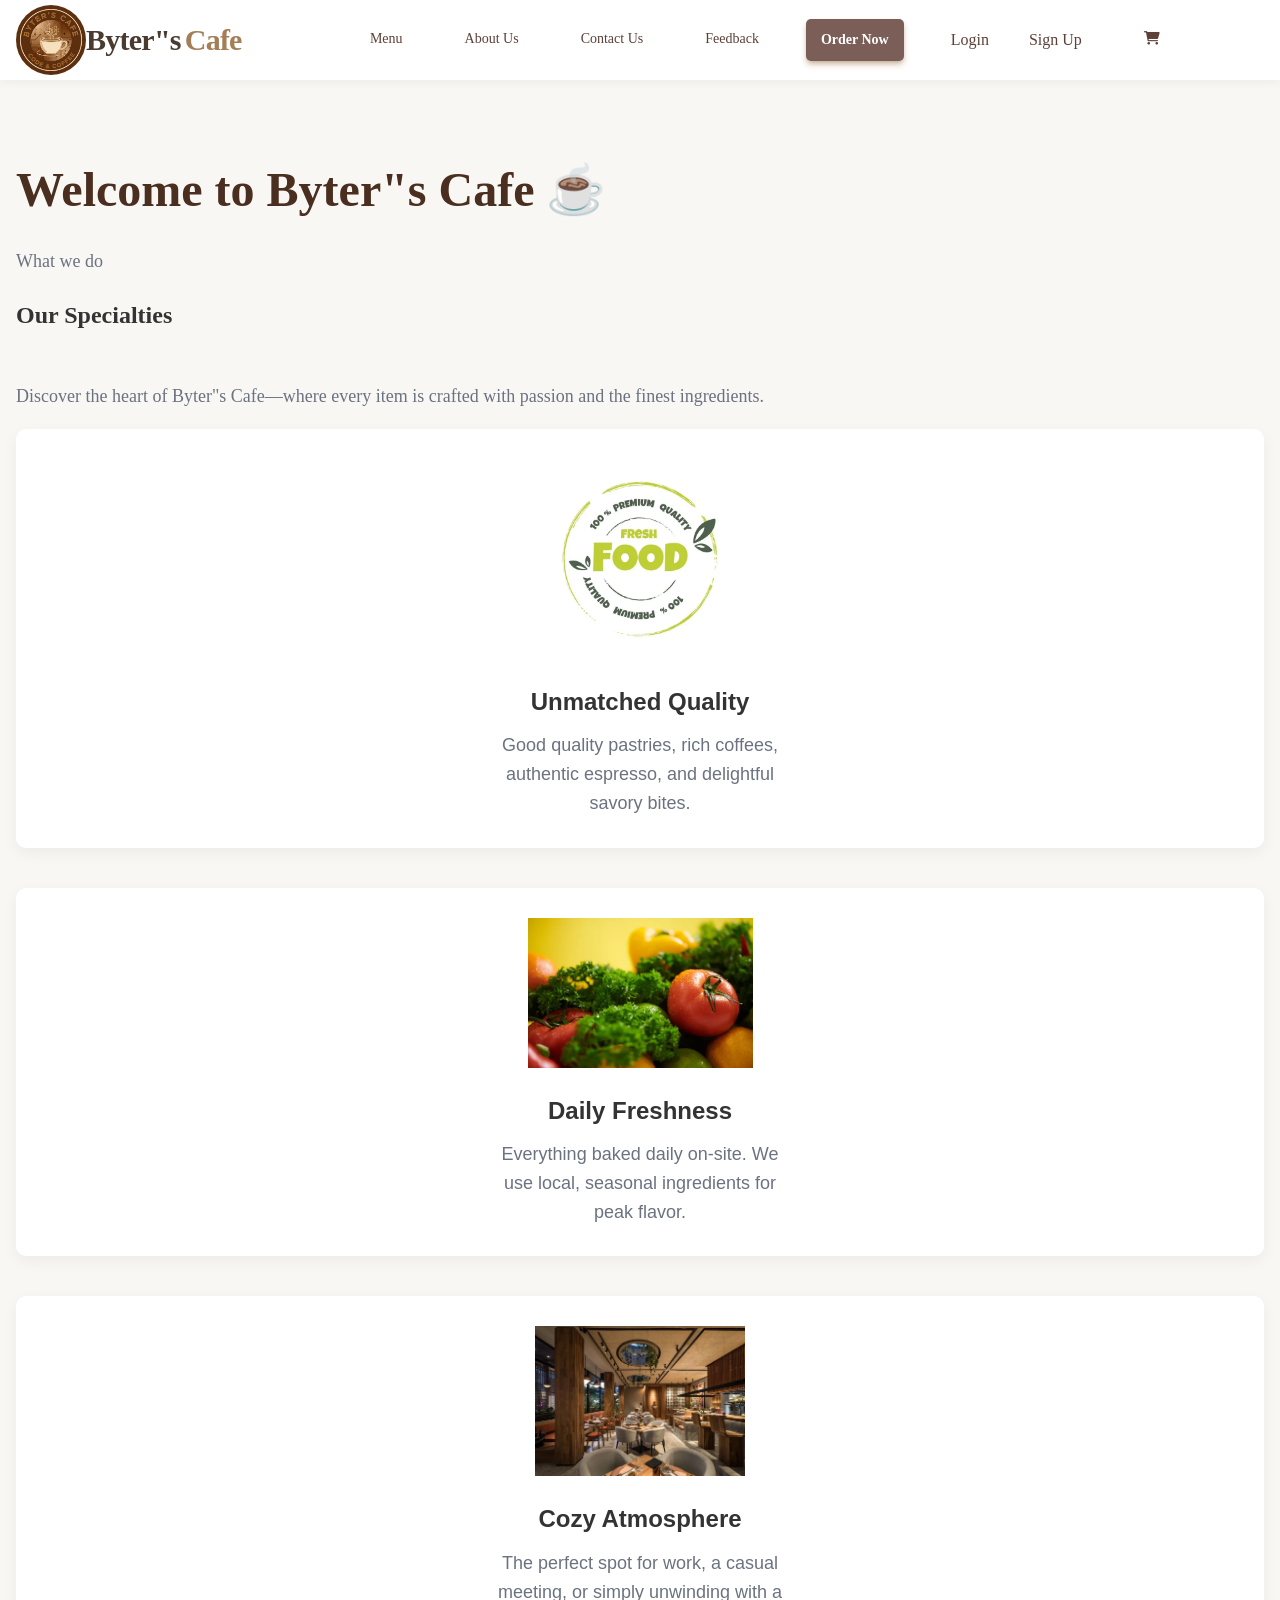
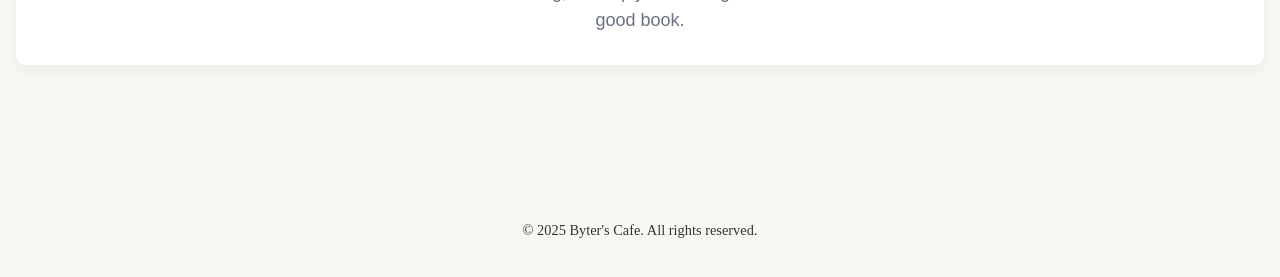
<file: index.html>
<!DOCTYPE html>
<html lang="en">
<head>
    <meta charset="UTF-8">
    <meta name="viewport" content="width=device-width, initial-scale=1.0">
    <title>Byter"s Cafe.in</title>
    <link rel="stylesheet" href="style.css"> 
    <link rel="shortcut icon" href="cafe.ico" type="image/x-icon">
    <link rel="stylesheet" href="https://cdnjs.cloudflare.com/ajax/libs/font-awesome/6.0.0-beta3/css/all.min.css"> 
</head>

<body>
    <nav id="cafe-nav">
        <div class="container">
            <div class="nav-content">

                <div class="logo-area">
                    <a href="index.html" class="brand-link">
                        <img src="byters.jpg" height="70" style="border-radius: 50%;">
                        Byter"s <span class="cafe-accent"> Cafe</span>
                    </a>
                </div>

                <div id="desktop-links" class="desktop-nav">
                    <div class="dropdown">
                        <a href="#" class="nav-link">Menu</a>
                        <div class="dropdown-content">
                            <a href="coffee.html" class="dropdown-link">Coffee & Espresso</a>
                            <a href="drinks.html" class="dropdown-link">Drinks</a>
                            <a href="cake.html">Pastries & Baked Item</a>
                            <a href="http://127.0.0.1:5500/savory%20bites.html">Savory Bites</a>
                        </div>
                    </div>
                    <a href="about_us.html" class="nav-link">About Us</a>
                    <a href="Contact Us.html" class="nav-link">Contact Us</a>
                    <a href="feedback.html" class="nav-link">Feedback</a>
                    <a href="Order.html" class="cta-button">Order Now</a>
                    <div class="auth-buttons">
                        <a href="login.html" class="auth-link">Login</a>
                        <a href="signup.html" class="auth-link">Sign Up</a>
                    </div>
                    <a href="#" class="nav-link cart-link">
                        <i class="fas fa-shopping-cart"></i>
                    </a>
                </div>

                <div class="hamburger-menu">
                    <div class="bar"></div>
                    <div class="bar"></div>
                    <div class="bar"></div>
                </div>
            </div>
        </div>
    </nav>

    <main class="main-content">
        <header class="main-header">
            <h1>Welcome to Byter"s Cafe ☕</h1>
        </header>

        <section class="specialties-section">
            <div class="top-specialties-header">
                <p class="what-we-do">What we do</p>
                <h2 class="our-specialties">Our Specialties</h2>
                <div class="separator-line"></div>
                <p class="intro-text">
                    Discover the heart of Byter"s Cafe—where every item is crafted with passion and the finest ingredients.
                </p>
            </div>

            <div class="specialty-grid">
                <div class="specialty-item">
                    <div class="specialty-icon-container" >
                        <img src="quality.png" alt="Quality Icon" height="200px">
                    </div>
                    <h3 class="specialty-heading">Unmatched Quality</h3>
                    <p class="specialty-description">
                        Good quality pastries, rich coffees, authentic espresso, and delightful savory bites.
                    </p>
                </div>

                <div class="specialty-item">
                    <div class="specialty-icon-container">
                        <img src="foodfresh.jpg" alt="Fresh Icon" height="150px">
                    </div>
                    <h3 class="specialty-heading">Daily Freshness</h3>
                    <p class="specialty-description">
                        Everything baked daily on-site. We use local, seasonal ingredients for peak flavor.
                    </p>
                </div>

                <div class="specialty-item">
                    <div class="specialty-icon-container">
                        <img src="cozy.png" height="150px" alt="Lounge Icon">
                    </div>
                    <h3 class="specialty-heading">Cozy Atmosphere</h3>
                    <p class="specialty-description">
                        The perfect spot for work, a casual meeting, or simply unwinding with a good book.
                    </p>
                </div>
            </div>
        </section>
    </main>
    <footer>
        <p>&copy; 2025 Byter's Cafe. All rights reserved.</p>
    </footer>
    <style>

@keyframes fadeInSlideDown {
    from {
        opacity: 0;
        transform: translateY(-20px);
    }
    to {
        opacity: 1;
        transform: translateY(0);
    }
}

@keyframes fadeIn {
    from {
        opacity: 0;
    }
    to {
        opacity: 1;
    }
}

@keyframes expandLine {
    from {
        width: 0;
    }
    to {
        width: 60px;
    }
}

body {
    font-family: 'Georgia', serif;
    background-color: #f8f7f4;
    color: #333;
    line-height: 1.6;
    margin: 0;
    padding: 0;
   

}

.main-header h1 {
    font-size: 3em;
    color: #4a2e1f;
    margin-bottom: 10px;
    font-weight: 700;
    animation: fadeInSlideDown 1s ease-out; 
}

.separator-line {
    width: 60px;
    height: 3px;
    background-color: #7b5e57;
    margin: 15px auto 25px auto;
    border-radius: 5px;
    animation: expandLine 1s ease-out 0.8s forwards; 
    width: 0; 
    opacity: 0;
}

#cafe-nav {
    background-color: rgba(255, 255, 255, 0.95);
    box-shadow: 0 2px 10px rgba(0, 0, 0, 0.05);
    position: sticky;
    top: 0;
    z-index: 1000;
}

.nav-link, .auth-link, .cta-button {
    
    transition: color 0.3s ease, background-color 0.3s ease, transform 0.2s ease;
    padding: 10px 15px; 
    text-decoration: none;
    color: #5d4037;
    display: inline-block;
}

.nav-link:hover {
    color: #a68b75;
    transform: translateY(-2px); 
}

.cta-button {
    background-color: #7b5e57;
    color: white !important;
    border-radius: 5px;
}

.cta-button:hover {
    background-color: #5d4037;
    transform: scale(1.05); 
}


.dropdown-content {
    
    display: none;
    opacity: 0;
    transform: translateY(10px);
    transition: opacity 0.3s ease, transform 0.3s ease;
    position: absolute;
    min-width: 180px;
    background-color: #fff;
    box-shadow: 0 8px 16px rgba(0,0,0,0.1);
    border-radius: 5px;
    z-index: 1;
}

.dropdown:hover .dropdown-content {
    
    display: block;
    opacity: 1;
    transform: translateY(0);
}


.specialty-item {
    background-color: #ffffff;
    padding: 30px;
    border-radius: 10px;
    box-shadow: 0 5px 15px rgba(0, 0, 0, 0.05);
    transition: transform 0.3s ease, box-shadow 0.3s ease;
    
    opacity: 0; 
    animation: fadeIn 0.8s ease-out forwards; 
}

.specialty-item:nth-child(1) {
    animation-delay: 1.2s; 
}

.specialty-item:nth-child(2) {
    animation-delay: 1.4s;
}

.specialty-item:nth-child(3) {
    animation-delay: 1.6s;
}


.specialty-item:hover {
    transform: translateY(-8px);
    box-shadow: 0 15px 30px rgba(0, 0, 0, 0.15); 
}


.specialty-icon-container {
   
    transition: transform 0.3s ease;
}

.specialty-item:hover .specialty-icon-container {
    transform: scale(1.1); 
}


footer {
    opacity: 0;
    animation: fadeIn 1s ease-out forwards;
    animation-delay: 2s; 
}
    </style>
    </body>
</html>
</file>
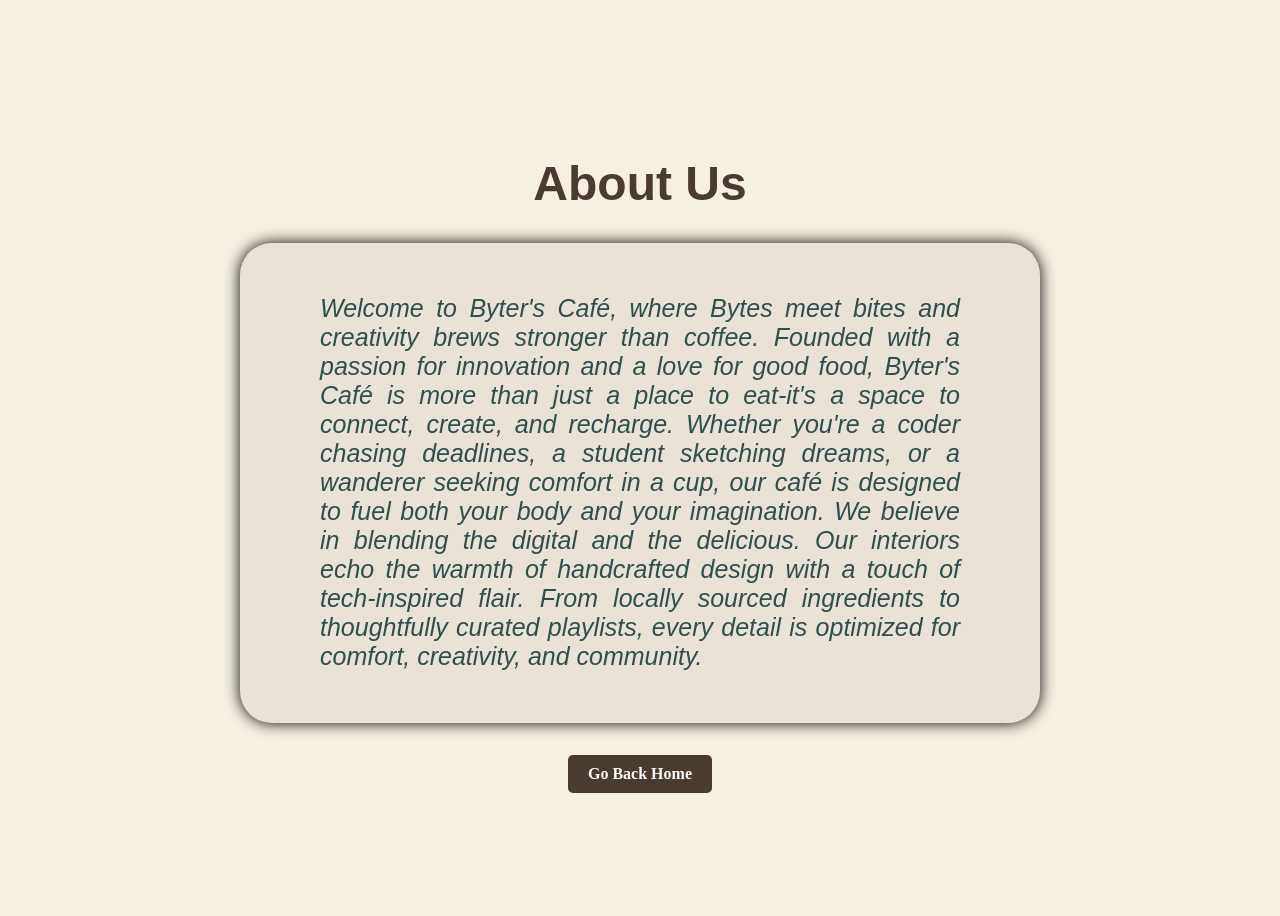
<file: about_us.html>
<!DOCTYPE html>
<html lang="en">
<head>
    <meta charset="UTF-8">
    <meta name="viewport" content="width=device-width, initial-scale=1.0">
    <title>About Us Byter's Cafe</title>
    <link rel="stylesheet" href="about_us_style.css">
</head>
<body>
    <h1>About Us</h1>
   
    
    <div class="content">
        
        <p>Welcome to Byter's Café, where Bytes meet bites and creativity brews stronger than coffee.

            Founded with a passion for innovation and a love for good food, Byter's Café is more than just a place to eat-it's a space to connect, create, and recharge. Whether you're a coder chasing deadlines, a student sketching dreams, or a wanderer seeking comfort in a cup, our café is designed to fuel both your body and your imagination.

            We believe in blending the digital and the delicious. Our interiors echo the warmth of handcrafted design with a touch of tech-inspired flair. From locally sourced ingredients to thoughtfully curated playlists, every detail is optimized for comfort, creativity, and community.
        </p>
    </div>

    <a href="Byters_cafe.html" class="home-button">Go Back Home</a>
    
    <footer>
        <p>&copy; 2025 Byter"s Cafe. All rights reserved.</p>
    </footer>
</body>

</html>
</file>
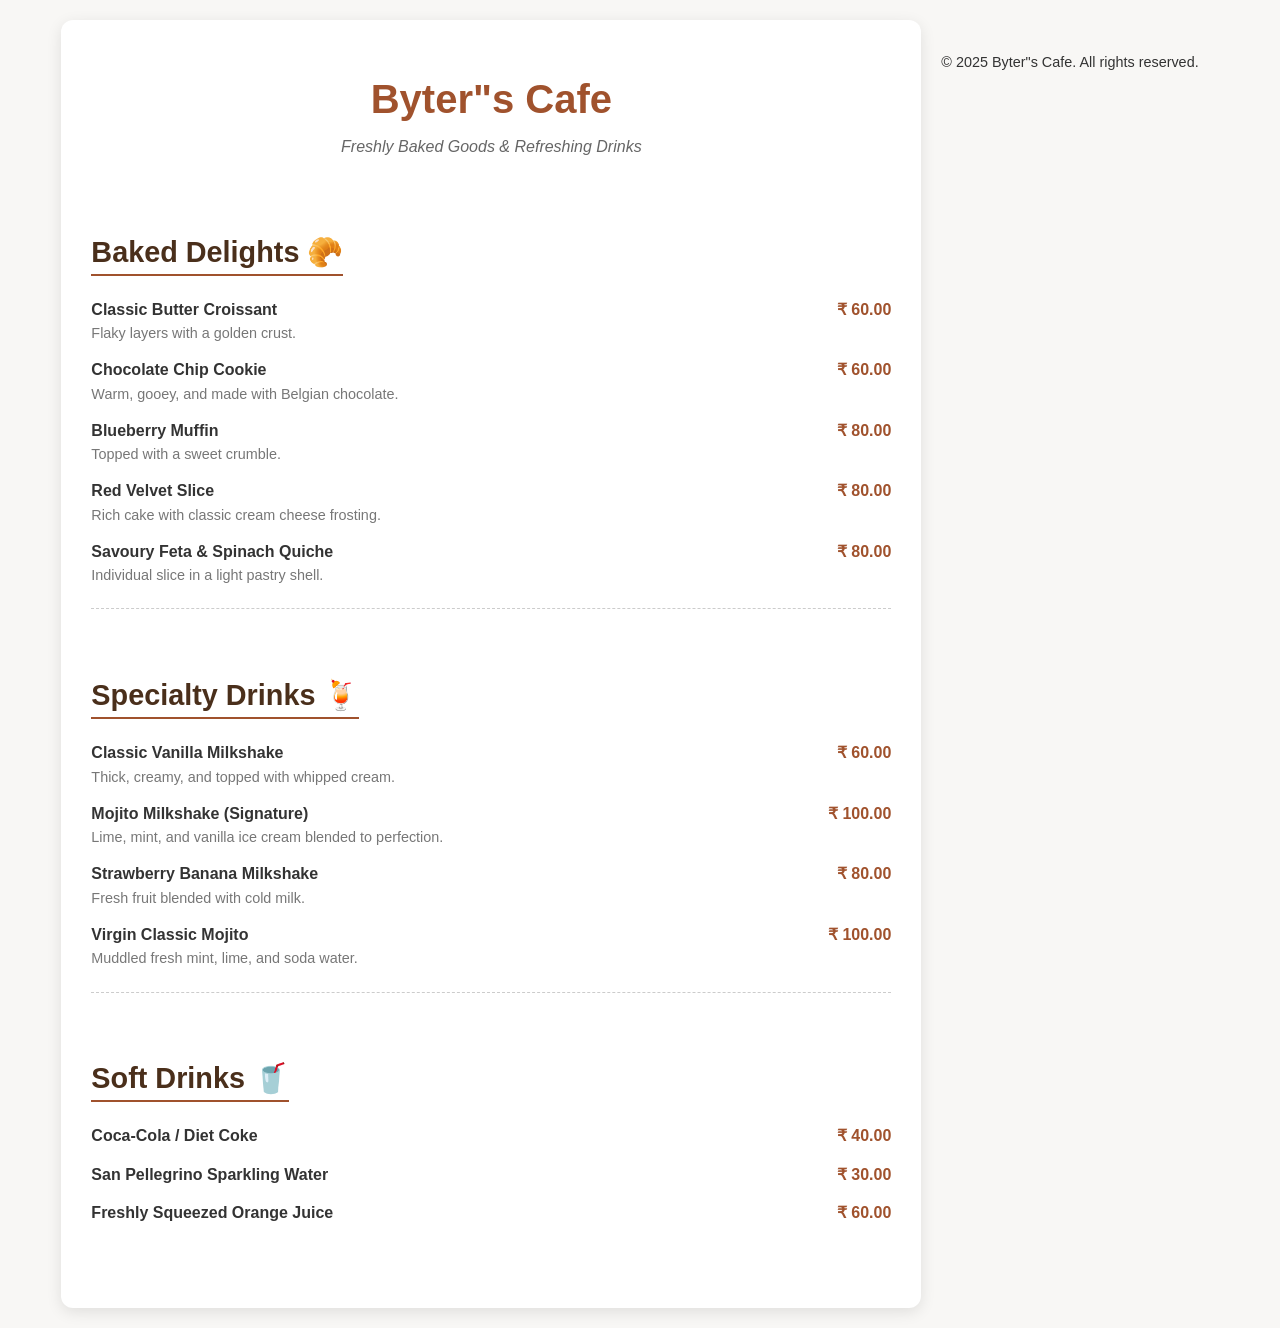
<file: cake.html>
<!DOCTYPE html>
<html lang="en">
<head>
    <meta charset="UTF-8">
    <meta name="viewport" content="width=device-width, initial-scale=1.0">
    <title>The Cozy Corner Cafe Menu</title>
    
</head>
<body>
    <div class="menu-container">
        <header>
            <h1>Byter"s Cafe</h1>
            <p>Freshly Baked Goods & Refreshing Drinks</p>
        </header>

        <div class="menu-section">
            <h2>Baked Delights 🥐</h2>
            
            <div class="menu-item">
                <div>
                    <div class="item-name">Classic Butter Croissant</div>
                    <div class="item-description">Flaky layers with a golden crust.</div>
                </div>
                <span class="item-price">&#8377; 60.00</span>
            </div>

            <div class="menu-item">
                <div>
                    <div class="item-name">Chocolate Chip Cookie</div>
                    <div class="item-description">Warm, gooey, and made with Belgian chocolate.</div>
                </div>
                <span class="item-price">&#8377; 60.00</span>
            </div>

            <div class="menu-item">
                <div>
                    <div class="item-name">Blueberry Muffin</div>
                    <div class="item-description">Topped with a sweet crumble.</div>
                </div>
                <span class="item-price">&#8377; 80.00</span>
            </div>

            <div class="menu-item">
                <div>
                    <div class="item-name">Red Velvet Slice</div>
                    <div class="item-description">Rich cake with classic cream cheese frosting.</div>
                </div>
                <span class="item-price">&#8377; 80.00</span>
            </div>
            
            <div class="menu-item">
                <div>
                    <div class="item-name">Savoury Feta & Spinach Quiche</div>
                    <div class="item-description">Individual slice in a light pastry shell.</div>
                </div>
                <span class="item-price">&#8377; 80.00</span>
            </div>
        </div>
        

        <div class="menu-section">
            <h2>Specialty Drinks 🍹</h2>
            
            <div class="menu-item">
                <div>
                    <div class="item-name">Classic Vanilla Milkshake</div>
                    <div class="item-description">Thick, creamy, and topped with whipped cream.</div>
                </div>
                <span class="item-price">&#8377; 60.00</span>
            </div>
            
            <div class="menu-item">
                <div>
                    <div class="item-name">Mojito Milkshake (Signature)</div>
                    <div class="item-description">Lime, mint, and vanilla ice cream blended to perfection.</div>
                </div>
                <span class="item-price">&#8377; 100.00</span>
            </div>

            

            <div class="menu-item">
                <div>
                    <div class="item-name">Strawberry Banana Milkshake</div>
                    <div class="item-description">Fresh fruit blended with cold milk.</div>
                </div>
                <span class="item-price">&#8377; 80.00</span>
            </div>

            <div class="menu-item">
                <div>
                    <div class="item-name">Virgin Classic Mojito</div>
                    <div class="item-description">Muddled fresh mint, lime, and soda water.</div>
                </div>
                <span class="item-price">&#8377; 100.00</span>
            </div>
        </div>

        <div class="menu-section">
            <h2>Soft Drinks 🥤</h2>
            
            <div class="menu-item">
                <div class="item-name">Coca-Cola / Diet Coke</div>
                <span class="item-price">&#8377; 40.00</span>
            </div>

            <div class="menu-item">
                <div class="item-name">San Pellegrino Sparkling Water</div>
                <span class="item-price">&#8377; 30.00</span>
            </div>

            <div class="menu-item">
                <div class="item-name">Freshly Squeezed Orange Juice</div>
                <span class="item-price">&#8377; 60.00</span>
            </div>
        </div>
        
    </div>
    <footer>
        <p>&copy; 2025 Byter"s Cafe. All rights reserved.</p>
    </footer>
    <style>
        body {
            font-family: 'Arial', sans-serif;
            background-color: #f8f7f5;
            color: #333;
            margin: 0;
            padding: 20px;
            display: flex;
            justify-content: center;
        }

        .menu-container {
            width: 100%;
            max-width: 800px;
            background-color: #ffffff;
            border-radius: 12px;
            box-shadow: 0 4px 15px rgba(0, 0, 0, 0.1);
            padding: 30px;
        }

        header {
            text-align: center;
            margin-bottom: 40px;
        }

        header h1 {
            color: #a0522d; 
            font-size: 2.5em;
            margin-bottom: 5px;
        }

        header p {
            color: #666;
            font-style: italic;
        }

        .menu-section {
            margin-bottom: 30px;
            padding: 15px 0;
            border-bottom: 1px dashed #ccc;
        }

        .menu-section:last-child {
            border-bottom: none;
        }

        .menu-section h2 {
            color: #4a2f1b; 
            font-size: 1.8em;
            border-bottom: 2px solid #a0522d;
            padding-bottom: 5px;
            margin-bottom: 15px;
            display: inline-block;
        }

        .menu-item {
            display: flex;
            justify-content: space-between;
            align-items: flex-start;
            padding: 8px 0;
            line-height: 1.4;
        }

        .item-name {
            font-weight: bold;
            color: #333;
        }

        .item-description {
            font-size: 0.9em;
            color: #777;
            margin-top: 2px;
        }

        .item-price {
            font-weight: bold;
            color: #a0522d;
            white-space: nowrap; 
            margin-left: 15px;
        }
        footer {
            text-align: center;
            padding: 20px;
            background-color: var(--primary-color);
            color: var(--text-light);
            font-size: 0.9em;
        }

        
        @media (max-width: 600px) {
            .menu-container {
                padding: 20px;
            }
            header h1 {
                font-size: 2em;
            }
            .menu-section h2 {
                font-size: 1.5em;
            }
        }
    </style>
</body>
</html>
</file>
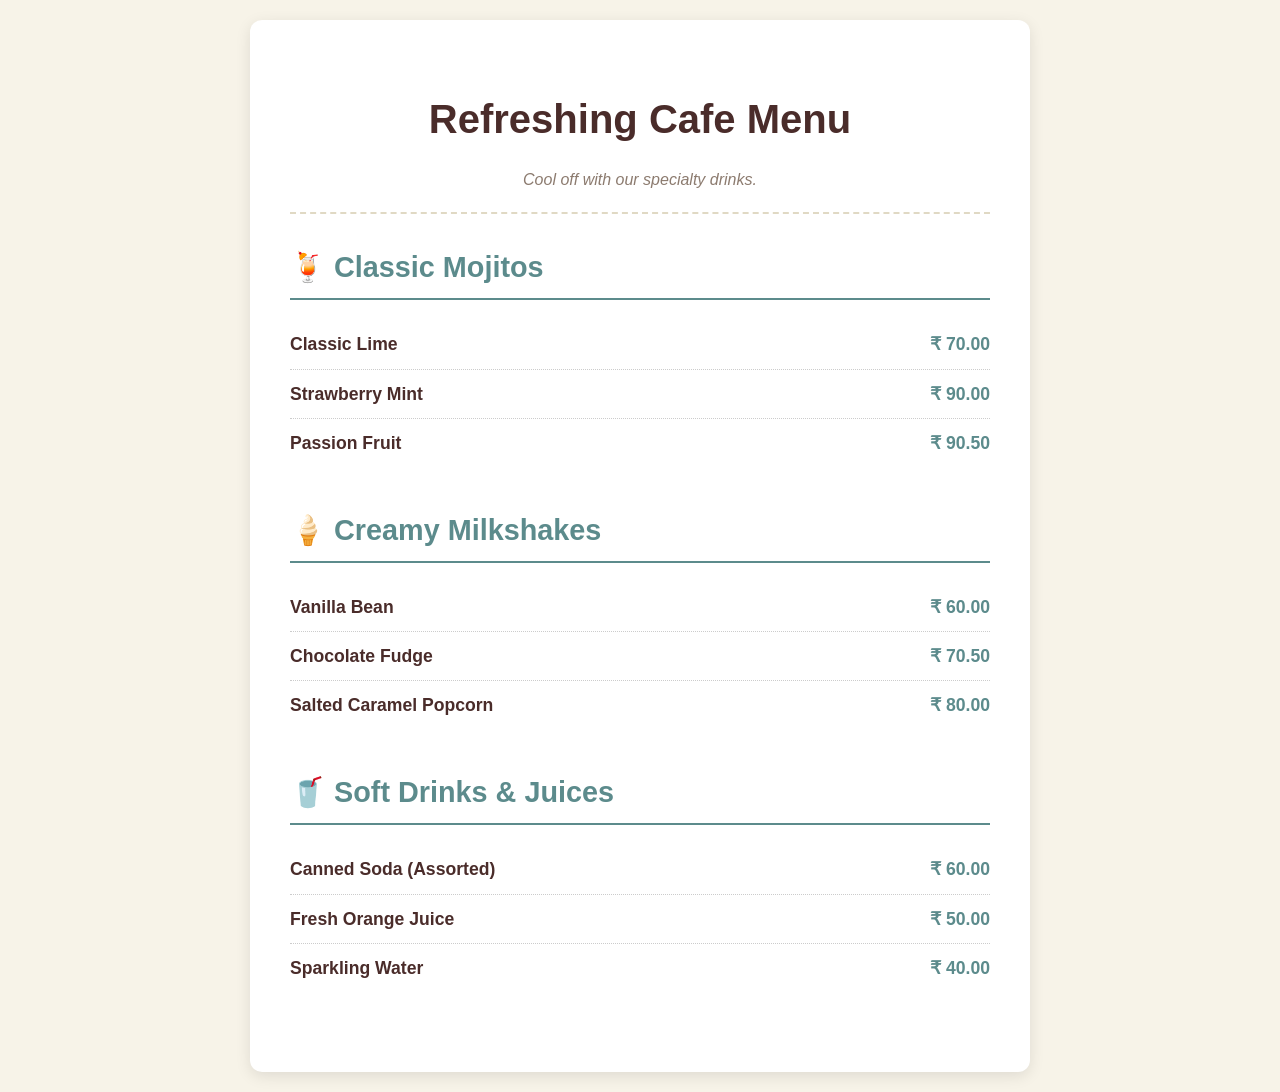
<file: drinks.html>
<!DOCTYPE html>
<html lang="en">
<head>
    <meta charset="UTF-8">
    <meta name="viewport" content="width=device-width, initial-scale=1.0">
    <title>Cafe Drinks Menu</title>
    <link rel="stylesheet" href="style.css">
</head>
<body>
    <div class="menu-container">
        <h1>Refreshing Cafe Menu</h1>
        <p class="tagline">Cool off with our specialty drinks.</p>

        <section class="menu-section">
            <h2>🍹 Classic Mojitos</h2>
            <div class="menu-item">
                <span class="item-name">Classic Lime</span>
                <span class="price">&#8377; 70.00</span>
            </div>
            <div class="menu-item">
                <span class="item-name">Strawberry Mint</span>
                <span class="price">&#8377; 90.00</span>
            </div>
            <div class="menu-item">
                <span class="item-name">Passion Fruit</span>
                <span class="price">&#8377; 90.50</span>
            </div>
        </section>

        <section class="menu-section">
            <h2>🍦 Creamy Milkshakes</h2>
            <div class="menu-item">
                <span class="item-name">Vanilla Bean</span>
                <span class="price">&#8377; 60.00</span>
            </div>
            <div class="menu-item">
                <span class="item-name">Chocolate Fudge</span>
                <span class="price">&#8377; 70.50</span>
            </div>
            <div class="menu-item">
                <span class="item-name">Salted Caramel Popcorn</span>
                <span class="price">&#8377; 80.00</span>
            </div>
        </section>

        <section class="menu-section">
            <h2>🥤 Soft Drinks & Juices</h2>
            <div class="menu-item">
                <span class="item-name">Canned Soda (Assorted)</span>
                <span class="price">&#8377; 60.00</span>
            </div>
            <div class="menu-item">
                <span class="item-name">Fresh Orange Juice</span>
                <span class="price">&#8377; 50.00</span>
            </div>
            <div class="menu-item">
                <span class="item-name">Sparkling Water</span>
                <span class="price">&#8377; 40.00</span>
            </div>
        </section>

    </div>
    
    <style>
        body {
    font-family: 'Helvetica Neue', Arial, sans-serif;
    background-color: #f7f3e8;
    color: #333;
    line-height: 1.6;
    margin: 0;
    padding: 20px;
    display: flex;
    justify-content: center;
}

.menu-container {
    max-width: 700px;
    width: 100%;
    background-color: #ffffff;
    padding: 40px;
    border-radius: 12px;
    box-shadow: 0 4px 15px rgba(0, 0, 0, 0.1);
}

h1 {
    text-align: center;
    color: #4a2c2a; 
    font-size: 2.5em;
    margin-bottom: 5px;
}

.tagline {
    text-align: center;
    font-style: italic;
    color: #8c7b6f;
    margin-bottom: 30px;
    border-bottom: 2px dashed #e0d9c4;
    padding-bottom: 20px;
}

.menu-section {
    margin-bottom: 40px;
}

.menu-section h2 {
    color: #5c8b8c; 
    font-size: 1.8em;
    border-bottom: 2px solid #5c8b8c;
    padding-bottom: 8px;
    margin-bottom: 20px;
}

.menu-item {
    display: flex;
    justify-content: space-between;
    align-items: baseline;
    padding: 10px 0;
    border-bottom: 1px dotted #ccc;
}

.menu-item:last-child {
    border-bottom: none; 
}

.item-name {
    font-weight: bold;
    font-size: 1.1em;
    color: #4a2c2a;
    flex-grow: 1;
}

.price {
    font-weight: bold;
    color: #5c8b8c;
    font-size: 1.1em;
    padding-left: 15px; 
}

.description {
    font-size: 0.9em;
    color: #666;
    margin-top: 5px;
    margin-bottom: 0;
    grid-column: 1 / 3; 
}

.menu-item {
    display: flex;
    justify-content: space-between;
    align-items: flex-start;
}

    </style>
</body>
</html>
</file>
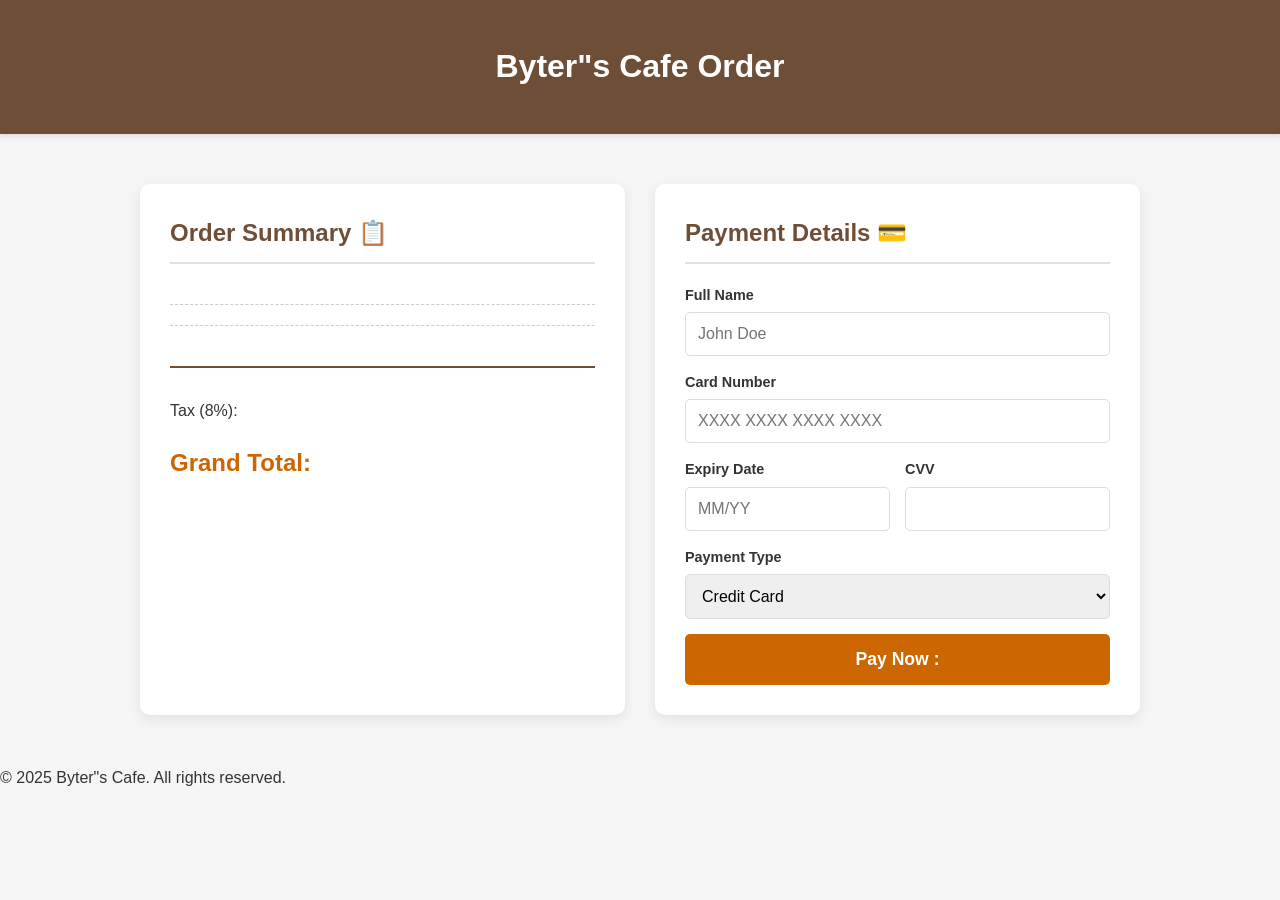
<file: Order.html>
<!DOCTYPE html>
<html lang="en">
<head>
    <meta charset="UTF-8">
    <meta name="viewport" content="width=device-width, initial-scale=1.0">
    <title>Cafe Checkout</title>
    <link rel="stylesheet" href="order.css"> </head>
<body>

    <header class="header">
        <h1>Byter"s Cafe Order</h1>
    </header>

    <main class="checkout-container">
        <section class="order-summary">
            <h2>Order Summary 📋</h2>
            <div class="item-list">
                <div class="item">
                    <span class="item-name"></span>
                    <span class="item-price"></span>
                </div>
                <div class="item">
                    <span class="item-name"></span>
                    <span class="item-price"></span>
                </div>
                <div class="item">
                    <span class="item-name"></span>
                    <span class="item-price"></span>
                </div>
            </div>

            <div class="totals">
                <div class="total-row subtotal">
                    <span></span>
                    <span></span>
                </div>
                <div class="total-row tax">
                    <span>Tax (8%):</span>
                    <span></span>
                </div>
                <div class="total-row grand-total">
                    <h3>Grand Total:</h3>
                    <h3></h3>
                </div>
            </div>
        </section>

        <section class="payment-method">
            <h2>Payment Details 💳</h2>
            <form id="payment-form">
                <div class="form-group">
                    <label for="fullName">Full Name</label>
                    <input type="text" id="fullName" placeholder="John Doe" required>
                </div>

                <div class="form-group">
                    <label for="cardNumber">Card Number</label>
                    <input type="text" id="cardNumber" placeholder="XXXX XXXX XXXX XXXX" required maxlength="19">
                </div>

                <div class="form-row">
                    <div class="form-group expiry">
                        <label for="expiryDate">Expiry Date</label>
                        <input type="text" id="expiryDate" placeholder="MM/YY" required maxlength="5">
                    </div>
                    
                    <div class="form-group cvv">
                        <label for="cvv">CVV</label>
                        <input type="text" id="cvv" placeholder="" required maxlength="3">
                    </div>
                </div>

                <div class="form-group">
                    <label for="paymentType">Payment Type</label>
                    <select id="paymentType">
                        <option value="credit">Credit Card</option>
                        <option value="debit">Debit Card</option>
                        <option value="paypal">Google pay</option>
                        <option value="credit">Phone pe</option>
                        <option value="debit">BHIM</option>
                        <option value="paypal">Apple pay</option>
                    </select>
                </div>
                
                <button type="submit" class="pay-button">Pay Now : </button>
            </form>
        </section>
    </main>

    <footer>
        <p>&copy; 2025 Byter"s Cafe. All rights reserved.</p>
    </footer>

</body>
</html>
</file>
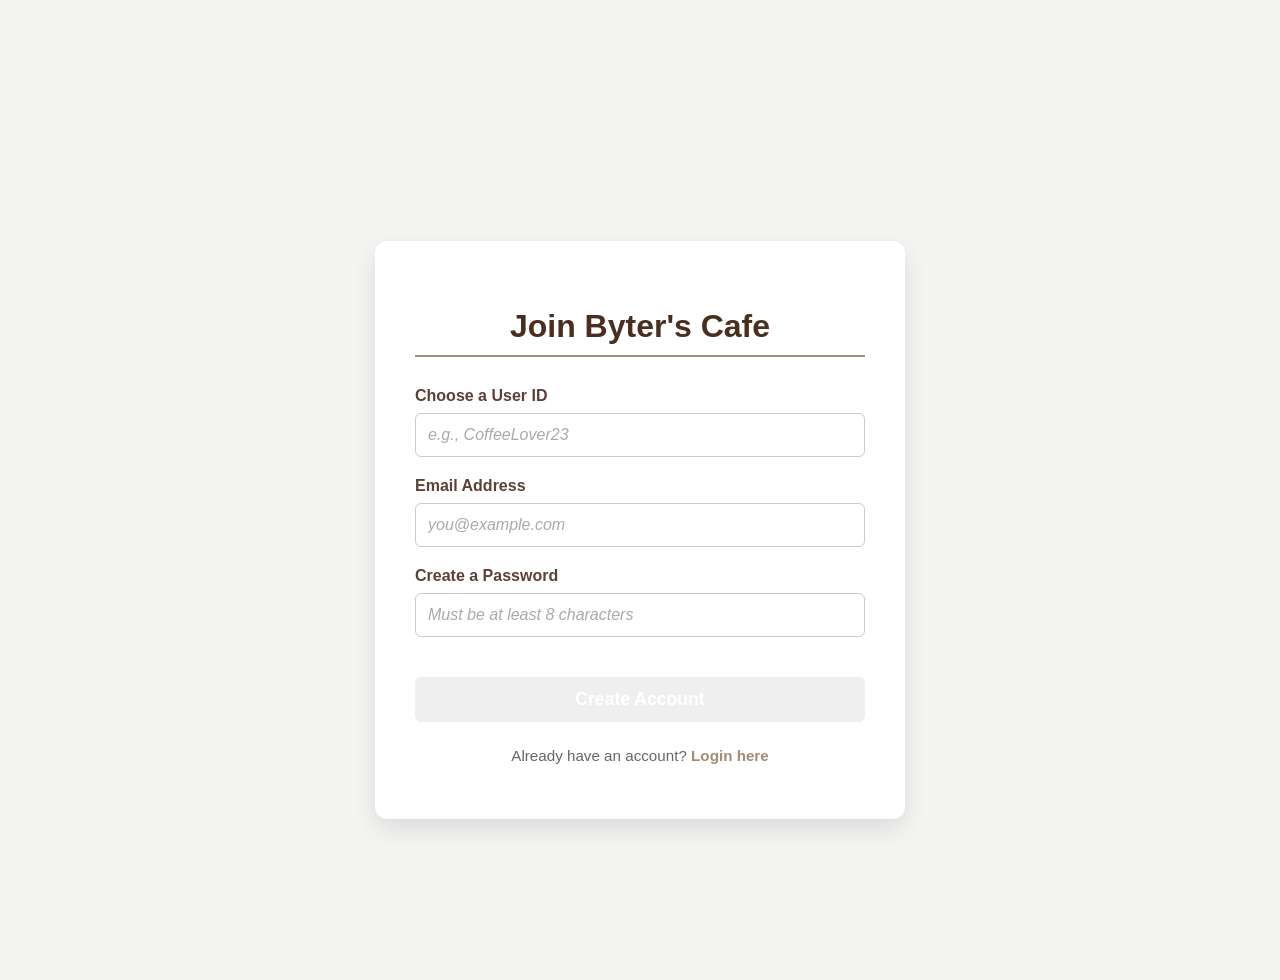
<file: signup.html>
<!DOCTYPE html>
<html lang="en">
<head>
    <meta charset="UTF-8">
    <meta name="viewport" content="width=device-width, initial-scale=1.0">
    <title>Sign Up - Byter's Cafe</title>
    <link rel="stylesheet" href="style.css">
    <link rel="shortcut icon" href="cafe.ico" type="image/x-icon">
</head>
<body>
    <div class="signup-container">
        <h2>Join Byter's Cafe</h2>
        <form action="/signup" method="POST">
            <div class="form-group">
                <label for="username">Choose a User ID</label>
                <input type="text" id="username" name="username" required placeholder="e.g., CoffeeLover23">
            </div>
            <div class="form-group">
                <label for="email">Email Address</label>
                <input type="email" id="email" name="email" required placeholder="you@example.com">
            </div>
            <div class="form-group">
                <label for="password">Create a Password</label>
                <input type="password" id="password" name="password" required placeholder="Must be at least 8 characters">
            </div>
            <button type="submit" class="signup-btn">Create Account</button>
        </form>
        <p class="login-link">
            Already have an account? <a href="login.html">Login here</a>
        </p>
    </div>
   
    <style>
body {
    font-family: 'Segoe UI', Tahoma, Geneva, Verdana, sans-serif;
    background-color: #f4f4f2;
    display: flex;
    justify-content: center;
    align-items: center;
    min-height: 100vh;
    margin: 0;
}

.signup-container {
    background-color: #ffffff; 
    padding: 40px;
    border-radius: 12px;
   
    box-shadow: 0 10px 25px rgba(0, 0, 0, 0.1); 
    width: 100%;
    max-width: 450px; 
    text-align: center;
}

.signup-container h2 {
    color: #4a2e1f; 
    margin-bottom: 30px;
    font-size: 2em;
    border-bottom: 2px solid #a68b75;
    padding-bottom: 10px;
}


.form-group {
    margin-bottom: 20px;
    text-align: left;
}


.form-group label {
    display: block;
    margin-bottom: 8px;
    font-weight: 600;
    color: #5d4037;
}


.form-group input[type="text"],
.form-group input[type="password"],
.form-group input[type="email"] {
    width: 100%;
    padding: 12px;
    border: 1px solid #ccc;
    border-radius: 6px;
    box-sizing: border-box; 
    font-size: 1em;
    transition: border-color 0.3s ease;
}

.form-group input:focus {
    border-color: #7b5e57; 
    outline: none;
    box-shadow: 0 0 5px rgba(123, 94, 87, 0.3);
}


.signup-btn {
    color: white;
    border: none;
    padding: 12px 20px;
    border-radius: 6px;
    cursor: pointer;
    font-size: 1.1em;
    font-weight: 700;
    width: 100%;
    margin-top: 20px;
    transition: background-color 0.3s ease, transform 0.1s ease;
}

.signup-btn:hover {
    background-color: #5d4037;
    transform: translateY(-1px);
}

.signup-btn:active {
    background-color: #4a2e1f;
    transform: translateY(0);
}


.login-link {
    margin-top: 25px;
    font-size: 0.95em;
    color: #666;
}

.login-link a {
    color: #a68b75; 
    text-decoration: none;
    font-weight: 600;
    transition: color 0.3s ease;
}

.login-link a:hover {
    color: #7b5e57;
    text-decoration: underline;
}


::placeholder {
    color: #aaa;
    font-style: italic;
}

    </style>
</body>
</html>
</file>
<file: style.css>
@import url('https://fonts.googleapis.com/css2?family=Inter:wght@100..900&display=swap');

/* --- Global Styles --- */

body {
    font-family: 'Inter', sans-serif;
    background-color: #F5F0E1;
    padding-top: 5rem; /* Space below the fixed nav bar (80px) */
    margin: 0;
}

.hidden {
    display: none !important;
}

/* --- Navigation Bar Styles --- */

#cafe-nav {
    position: fixed;
    top: 0;
    left: 0;
    width: 100%;
    background-color: #FFFFFF;
    box-shadow: 0 10px 15px -3px rgba(0, 0, 0, 0.1), 0 4px 6px -2px rgba(0, 0, 0, 0.05); /* shadow-xl equivalent */
    z-index: 50;
}

.container {
    max-width: 1280px;
    margin-left: auto;
    margin-right: auto;
    padding-left: 1rem;
    padding-right: 1rem;
}

.nav-content {
    display: flex;
    justify-content: space-between;
    align-items: center;
    height: 5rem; /* h-20 equivalent */
}

/* --- Logo Area --- */

.logo-area {
    flex-shrink: 0;
}



.brand-link {
    font-size: 1.875rem; /* text-3xl */
    font-weight: 800; /* font-extrabold */
    color: #4A3B30;
    letter-spacing: -0.025em; /* tracking-tight */
    display: flex;
    align-items: center;
    text-decoration: none;
}

.cafe-icon {
    width: 2rem; /* w-8 */
    height: 2rem; /* h-8 */
    margin-right: 0.5rem; /* mr-2 */

    color: #A37E56; /* text-accent */
    border-radius: 6rem;
}

.cafe-accent {
    color: #A37E56;
    margin-left: 0.25rem;
}

/* --- Desktop Links --- */

.desktop-nav {
    display: none; /* hidden by default, shown via media query */
    align-items: center;
    gap: 2rem; /* md:space-x-8 */
    margin-left: 1.5rem; /* md:ml-6 */
}

.nav-link {
    color: #4A3B30;
    padding-left: 0.75rem;
    padding-right: 0.75rem;
    padding-top: 0.5rem;
    padding-bottom: 0.5rem;
    font-size: 0.875rem; /* text-sm */
    font-weight: 500; /* font-medium */
    text-decoration: none;
    transition: all 150ms ease-in-out;
    border-bottom: 2px solid transparent;
}

.nav-link:hover {
    color: #A37E56;
    border-color: #A37E56;
}

.cta-button {
    background-color: #A37E56;
    color: white;
    padding: 0.5rem 1.25rem; /* px-5 py-2 */
    border-radius: 9999px; /* rounded-full */
    font-size: 0.875rem;
    font-weight: 600; /* font-semibold */
    text-decoration: none;
    transition: all 200ms ease-in-out;
    box-shadow: 0 4px 6px -1px rgba(163, 126, 86, 0.5), 0 2px 4px -2px rgba(163, 126, 86, 0.5);
}

.cta-button:hover {
    background-color: #8F6C4C;
    transform: scale(1.05);
}

/* --- Mobile Button & Menu --- */

.mobile-button-container {
    display: flex;
    align-items: center;
}

.mobile-menu-button {
    display: inline-flex;
    align-items: center;
    justify-content: center;
    padding: 0.5rem; /* p-2 */
    border-radius: 0.375rem; /* rounded-md */
    color: #4A3B30;
    background-color: transparent;
    border: none;
    cursor: pointer;
    transition: all 150ms ease-in-out;
}

.mobile-menu-button:hover {
    color: white;
    background-color: #A37E56;
}

.mobile-menu-button svg {
    height: 1.5rem;
    width: 1.5rem;
}

.mobile-menu-transition {
    transition: max-height 0.3s ease-in-out;
    overflow: hidden;
    max-height: 0;
}

.mobile-menu {
    border-top: 1px solid #F5F0E1;
}

.mobile-links-container {
    padding-left: 0.5rem; 
    padding-right: 0.5rem;
    padding-top: 0.5rem; 
    padding-bottom: 0.75rem;
    display: flex;
    flex-direction: column;
    gap: 0.25rem; 
}

.mobile-link {
    color: #4A3B30;
    display: block;
    padding: 0.5rem 0.75rem; 
    border-radius: 0.375rem;
    font-size: 1rem;
    font-weight: 500;
    text-decoration: none;
    transition: all 150ms ease-in-out;
}

.mobile-link:hover {
    background-color: #F5F0E1;
}

.cta-mobile {
    background-color: #A37E56;
    color: white;
    font-weight: 600;
    text-align: center;
    margin-top: 0.5rem;
}

.cta-mobile:hover {
    background-color: #8F6C4C;
}


.main-content {
    max-width: 1280px;
    margin-left: auto;
    margin-right: auto;
    padding: 2.5rem 1rem;
}

.main-content h1 {
    font-size: 2.25rem;
    font-weight: 700;
    color: #4A3B30;
    margin-bottom: 1rem;
}

.main-content p {
    font-size: 1.125rem;
    color: #6b7280;
}

.placeholder-content {
    height: 24rem;
    width: 100%;
    background-color: #EAE2D7;
    border-radius: 0.75rem;
    margin-top: 1.5rem;
    margin-bottom: 1.5rem;
    padding: 1.5rem;
    display: flex;
    align-items: center;
    justify-content: center;
    box-shadow: inset 0 2px 4px 0 rgba(0, 0, 0, 0.06);
}

.placeholder-content p {
    color: #9ca3af;
    font-style: italic;
}



@media (min-width: 768px) {
    .desktop-nav {
        display: flex;
    }
    .mobile-button-container {
        display: none;
    }
}

.dropdown {
    position: relative; 
    display: inline-block; 
}

.dropdown-content {
    display: none; 
    position: absolute;
    background-color: #f9f9f9;
    min-width: 200px;
    box-shadow: 0px 8px 16px 0px rgba(0,0,0,0.2);
    z-index: 1;
    border-radius: 5px;
    padding: 10px 0;
}

.dropdown-content a {
    color: #333;
    padding: 12px 16px;
    text-decoration: none;
    display: block;
    text-align: left;
}

.dropdown-content a:hover {
    background-color: #ddd;
}

.dropdown:hover .dropdown-content {
    display: block;
}


.specialty-item {
    text-align: center;
    padding: 20px;
    margin-bottom: 40px;
}


.specialty-icon-container {
    display: flex;
    justify-content: center;
    align-items: center;
    margin-bottom: 20px;
}


.hexagon-icon {
    width: 120px;
    height: 104px;
    background-color: #ffc107; 
    position: relative;
    clip-path: polygon(50% 0%, 100% 25%, 100% 75%, 50% 100%, 0% 75%, 0% 25%);
    display: flex;
    justify-content: center;
    align-items: center;
    box-shadow: 0 4px 6px rgba(0, 0, 0, 0.1);
    border: 2px solid #e0a800;
    background-color: url("/asset/quality.png");
    background-size: cover;
}


.icon {
    width: 60px;
    height: 60px;
    fill: black;
}


.specialty-heading {
    font-family: 'Your Brand Font', sans-serif; 
    font-size: 24px;
    font-weight: bold;
    color: #333;
    margin-bottom: 10px;
}


.specialty-description {
    font-family: 'Your Body Font', sans-serif;
    font-size: 16px;
    color: #555;
    max-width: 300px;
    margin: 0 auto;
}
footer {
    text-align: center;
    padding: 20px;
    background-color: var(--primary-color);
    color: var(--secondary-color);
    margin-top: 40px;
    font-size: 0.9em;
}

.auth-buttons {
    display: flex;
    gap: 10px;
    align-items: center;
}

.login-popup {
    text-align: center;
    margin-top: 20px;
}

#loginFormContainer {
    max-width: 350px;
    margin: 20px auto;
    padding: 20px;
    border: 1px solid #ccc;
    border-radius: 8px;
    box-shadow: 0 4px 8px rgba(0, 0, 0, 0.1);
    background-color: #fff;
    
}

#loginFormContainer.hidden {
    display: none;
}

#showLoginBtn {
    padding: 10px 20px;
    font-size: 16px;
    cursor: pointer;
    background-color: #007bff;
    color: white;
    border: none;
    border-radius: 5px;
}
</file>
<file: about_us_style.css>
body{
    display: flex;
    justify-content: center;
    align-items: center;
    flex-direction: column;
    height: 100vh;
    background-color: #F5F0E1;
    flex-wrap: wrap;
    flex-grow: 1;
}

h1{
    color: #4A3B30;
    font-family: Arial, Helvetica, sans-serif;
    font-weight: 600;
    font-size: 3rem;
    
}

.content{
    display: flex;
    justify-content: center;
    align-items: center;
    width: 50rem;
    height: 30rem;
    border-radius: 2rem;
    background-color: #EAE2D7;
    box-shadow: 0px 0px 15px black;
}

p{
    
    text-align: justify;
    margin-left: 10px;
    margin-right: 10px;
    position: absolute;
    padding: 2rem;
    font-family: Arial, Helvetica, sans-serif;
    font-style: italic;
    font-size: 25px;
    color: darkslategrey;
    width: 40rem;
}


.home-button {
    padding: 10px 20px;
    margin-top: 2rem; 
    
    text-decoration: none;
    color: white;
    font-weight: bold;
    font-size: 16px;

    background-color: #4A3B30;
    border: none;
    border-radius: 5px;

    transition: background-color 0.3s ease, transform 0.1s ease;
    cursor: pointer;

    display: inline-block;
}

.home-button:hover {
    background-color: #3e322d;
    transform: translateY(-2px);
}

footer {
    position: fixed;
    bottom: 0;
    width: 100%;
    text-align: center;
    padding: 1rem;
    background-color: #F5F0E1; 
    color: #4A3B30;
    font-size: 0.8rem;
}
</file>
<file: order.css>
body {
    font-family: 'Segoe UI', Tahoma, Geneva, Verdana, sans-serif;
    background-color: #f5f5f5; 
    color: #333;
    margin: 0;
    padding: 0;
    line-height: 1.6;
}

.header {
    background-color: #6f4e37;
    color: white;
    padding: 20px 0;
    text-align: center;
    box-shadow: 0 2px 4px rgba(0, 0, 0, 0.1);
}

.checkout-container {
    max-width: 1000px;
    margin: 30px auto;
    padding: 20px;
    display: flex;
    gap: 30px;
}


.order-summary, .payment-method {
    background-color: white;
    padding: 30px;
    border-radius: 10px;
    box-shadow: 0 4px 12px rgba(0, 0, 0, 0.08);
    flex: 1;
}

h2 {
    color: #6f4e37;
    border-bottom: 2px solid #e0e0e0;
    padding-bottom: 10px;
    margin-top: 0;
}

.item-list {
    margin-bottom: 20px;
}

.item {
    display: flex;
    justify-content: space-between;
    padding: 10px 0;
    border-bottom: 1px dashed #ccc;
}

.item:last-child {
    border-bottom: none;
}

.item-name {
    font-weight: 500;
}

.totals {
    border-top: 2px solid #6f4e37;
    padding-top: 15px;
}

.total-row {
    display: flex;
    justify-content: space-between;
    padding: 5px 0;
}

.grand-total h3 {
    color: #cc6600; 
    font-size: 1.5em;
    margin: 10px 0 0 0;
}

.form-group {
    margin-bottom: 15px;
}

.form-group label {
    display: block;
    margin-bottom: 5px;
    font-weight: bold;
    font-size: 0.9em;
}

input[type="text"], select {
    width: 100%;
    padding: 12px;
    border: 1px solid #ddd;
    border-radius: 5px;
    box-sizing: border-box; 
    font-size: 1em;
}

.form-row {
    display: flex;
    gap: 15px;
}

.form-row .form-group {
    flex: 1;
}

.pay-button {
    width: 100%;
    background-color: #cc6600;
    color: white;
    border: none;
    padding: 15px;
    font-size: 1.1em;
    font-weight: bold;
    border-radius: 5px;
    cursor: pointer;
    transition: background-color 0.3s ease;
}

.pay-button:hover {
    background-color: #e67300;
}

.footer {
    text-align: center;
    padding: 20px;
    background-color: #333;
    color: white;
    font-size: 0.8em;
}

@media (max-width: 768px) {
    .checkout-container {
        flex-direction: column;
    }
}
</file>
